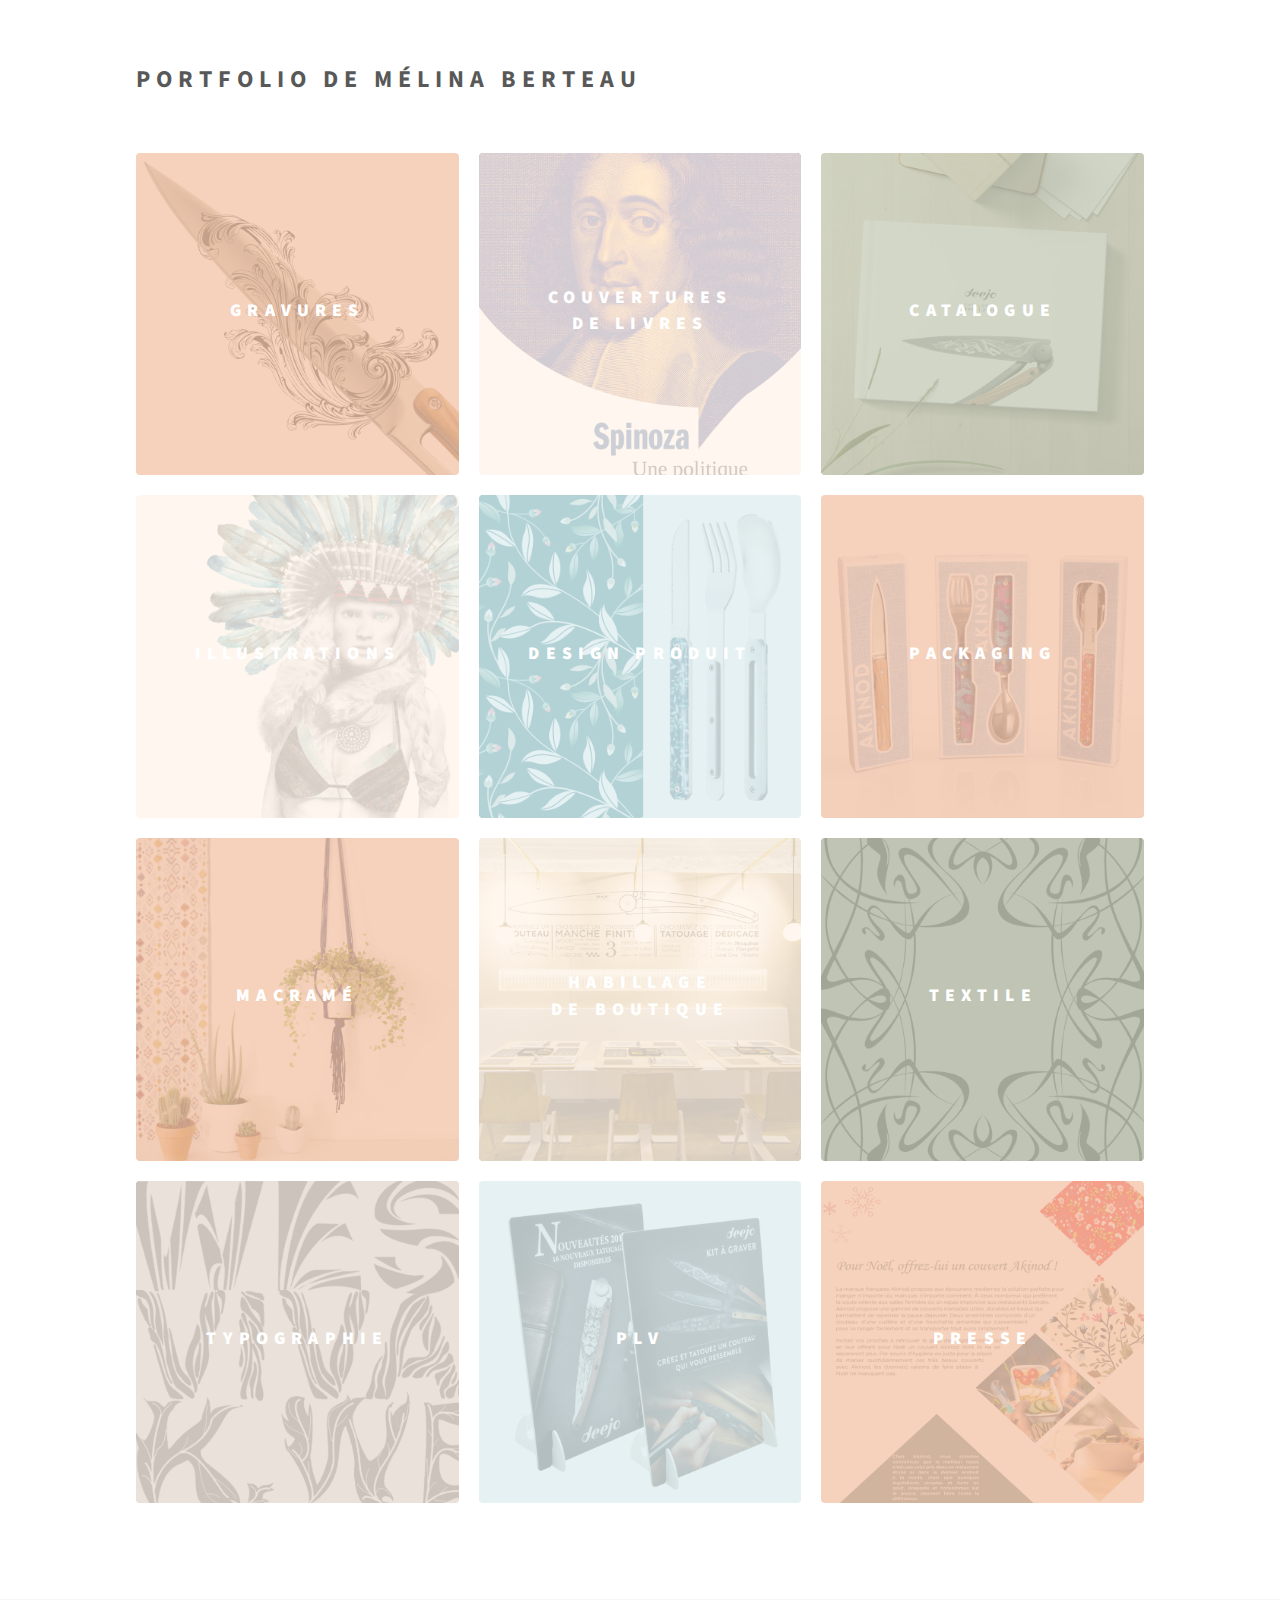
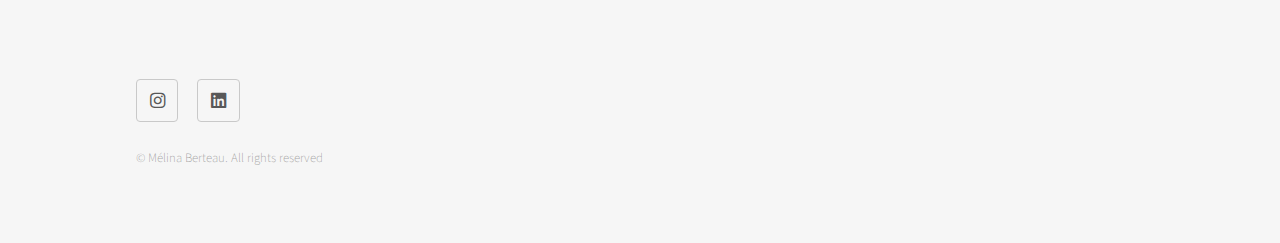
<file: index.html>
<!DOCTYPE HTML>
<html lang="fr">
<head>
    <title>Portfolio de Mélina Berteau</title>
    <meta charset="utf-8"/>
    <meta name="viewport" content="width=device-width, initial-scale=1, user-scalable=no"/>
    <link rel="stylesheet" href="assets/css/main.css"/>
    <link rel="stylesheet" href="assets/css/colors.css"/>
    <noscript>
        <link rel="stylesheet" href="assets/css/noscript.css"/>
    </noscript>
</head>
<body class="is-preload">
<!-- Wrapper -->
<div id="wrapper">

    <!-- Header -->
    <header id="header">
        <div class="inner">

            <!-- Logo -->
            <a href="index.html" class="logo">
<!--                 <span class="symbol"><img src="images/logo.svg" alt=""/></span>-->
                <h1 class="title">Portfolio de Mélina Berteau</h1>
            </a>

            <!-- Nav -->
            <!--								<nav>-->
            <!--									<ul>-->
            <!--										<li><a href="#menu">Menu</a></li>-->
            <!--									</ul>-->
            <!--								</nav>-->

        </div>
    </header>

    <!-- Menu -->
    <!--					<nav id="menu">-->
    <!--						<h2>Menu</h2>-->
    <!--						<ul>-->
    <!--							<li><a href="index.html">Home</a></li>-->
    <!--							<li><a href="lens.html">Ipsum veroeros</a></li>-->
    <!--							<li><a href="lens.html">Tempus etiam</a></li>-->
    <!--							<li><a href="lens.html">Consequat dolor</a></li>-->
    <!--						</ul>-->
    <!--					</nav>-->

    <!-- Main -->
    <div id="main">
        <div class="inner">
            <header>
                <p></p>
            </header>
            <section class="tiles" id="vignettes"></section>
        </div>
    </div>

    <!-- Footer -->
    <footer id="footer">
        <div class="inner">
<!--            <section>-->
<!--                <h2>Pour me contacter</h2>-->
<!--                <form method="get" action="#">-->
<!--                    <div class="fields">-->
<!--                        <div class="field half">-->
<!--                            <input type="text" name="name" id="name" placeholder="Nom"/>-->
<!--                        </div>-->
<!--                        <div class="field half">-->
<!--                            <input type="email" name="email" id="email" placeholder="Email"/>-->
<!--                        </div>-->
<!--                        <div class="field">-->
<!--                            <textarea name="message" id="message" placeholder="Message"></textarea>-->
<!--                        </div>-->
<!--                    </div>-->
<!--                    <ul class="actions">-->
<!--                        <li><input type="submit" value="Envoyer" class="primary"/></li>-->
<!--                    </ul>-->
<!--                </form>-->
<!--            </section>-->
            <section>
<!--                <h2>me suivre</h2>-->
                <ul class="icons">
                    <li><a href="https://www.instagram.com/melina.berteau" class="icon brands style2 fa-instagram"
                           target="_blank"><span class="label">Instagram</span></a></li>
                    <li><a href="https://www.linkedin.com/in/melinaberteau" class="icon brands style2 fa-linkedin"
                           target="_blank"><span class="label">LinkedIn</span></a></li>
                </ul>
            </section>
            <ul class="copyright">
                <li>&copy; Mélina Berteau. All rights reserved</li>
            </ul>
        </div>
    </footer>

</div>

<!-- Scripts -->
<script src="assets/js/jquery.min.js"></script>
<script src="assets/js/browser.min.js"></script>
<script src="assets/js/breakpoints.min.js"></script>
<script src="assets/js/util.js"></script>
<script src="config.js"></script>
<script src="assets/js/main.js"></script>

</body>
</html>
</file>
<file: assets/css/colors.css>
.tiles article.rose > .image:before {
    background-color: #f2849e;
}

.tiles article.cyan > .image:before {
    background-color: #7ecaf6;
}

.tiles article.vert > .image:before {
    background-color: #7bd0c1;
}

.tiles article.rouge > .image:before {
    background-color: #c75b9b;
}

.tiles article.violet > .image:before {
    background-color: #ae85ca;
}

.tiles article.outremer > .image:before {
    background-color: #8499e7;
}

.tiles article.gris > .image:before {
    background-color: #b3b3b3;
}

.tiles article.jaune > .image:before {
    background-color: #fbd75a;
}

.tiles article.orange > .image:before {
    background-color: #e76910;
}

.tiles article.turquoise > .image:before {
    background-color: #2daa9a;
}

.tiles article.beige > .image:before {
    background-color: #fff5eb;
}

.tiles article.saumon > .image:before {
    background-color: #f4c7ab;
}

.tiles article.ciel > .image:before {
    background-color: #deedf0;
}

.tiles article.kaki > .image:before {
    background-color: #cad0bb;
}
</file>
<file: assets/css/noscript.css>
/* Tiles */

body.is-preload .tiles article {
    -moz-transform: none;
    -webkit-transform: none;
    -ms-transform: none;
    transform: none;
    opacity: 1;
}
</file>
<file: assets/css/main.css>
@import url(fontawesome-all.min.css);
@import url("https://fonts.googleapis.com/css?family=Source+Sans+Pro:300,700,900");

html, body, div, span, applet, object,
iframe, h1, h2, h3, h4, h5, h6, p, blockquote,
pre, a, abbr, acronym, address, big, cite,
code, del, dfn, em, img, ins, kbd, q, s, samp,
small, strike, strong, sub, sup, tt, var, b,
u, i, center, dl, dt, dd, ol, ul, li, fieldset,
form, label, legend, table, caption, tbody,
tfoot, thead, tr, th, td, article, aside,
canvas, details, embed, figure, figcaption,
footer, header, hgroup, menu, nav, output, ruby,
section, summary, time, mark, audio, video {
    margin: 0;
    padding: 0;
    border: 0;
    font-size: 100%;
    font: inherit;
    vertical-align: baseline;
}

article, aside, details, figcaption, figure,
footer, header, hgroup, menu, nav, section {
    display: block;
}

body {
    line-height: 1;
}

ol, ul {
    list-style: none;
}

blockquote, q {
    quotes: none;
}

blockquote:before, blockquote:after, q:before, q:after {
    content: '';
    content: none;
}

table {
    border-collapse: collapse;
    border-spacing: 0;
}

body {
    -webkit-text-size-adjust: none;
}

mark {
    background-color: transparent;
    color: inherit;
}

input::-moz-focus-inner {
    border: 0;
    padding: 0;
}

input, select, textarea {
    -moz-appearance: none;
    -webkit-appearance: none;
    -ms-appearance: none;
    appearance: none;
}

/* Basic */

@-ms-viewport {
    width: device-width;
}

body {
    -ms-overflow-style: scrollbar;
}

@media screen and (max-width: 480px) {

    html, body {
        min-width: 320px;
    }

}

html {
    box-sizing: border-box;
}

*, *:before, *:after {
    box-sizing: inherit;
}

body {
    background: #ffffff;
}

body.is-preload *, body.is-preload *:before, body.is-preload *:after {
    -moz-animation: none !important;
    -webkit-animation: none !important;
    -ms-animation: none !important;
    animation: none !important;
    -moz-transition: none !important;
    -webkit-transition: none !important;
    -ms-transition: none !important;
    transition: none !important;
}

/* Type */

body, input, select, textarea {
    color: #585858;
    font-family: "Source Sans Pro", Helvetica, sans-serif;
    font-size: 16pt;
    font-weight: 300;
    line-height: 1.75;
}

@media screen and (max-width: 1680px) {

    body, input, select, textarea {
        font-size: 14pt;
    }

}

@media screen and (max-width: 1280px) {

    body, input, select, textarea {
        font-size: 12pt;
    }

}

a {
    -moz-transition: border-bottom-color 0.2s ease, color 0.2s ease;
    -webkit-transition: border-bottom-color 0.2s ease, color 0.2s ease;
    -ms-transition: border-bottom-color 0.2s ease, color 0.2s ease;
    transition: border-bottom-color 0.2s ease, color 0.2s ease;
    text-decoration: none;
    color: #585858;
    border-bottom: dotted 1px rgba(88, 88, 88, 0.5);
}

a:hover {
    border-bottom-color: transparent;
    color: #7acaf8 !important;
}

strong, b {
    font-weight: 900;
}

em, i {
    font-style: italic;
}

p {
    margin: 0 0 2em 0;
}

h1 {
    font-size: 2.75em;
    font-weight: 700;
    line-height: 1.3;
    margin: 0 0 1em 0;
    letter-spacing: -0.035em;
}

h1 a {
    color: inherit;
}

@media screen and (max-width: 736px) {

    h1 {
        font-size: 2em;
        margin: 0 0 1em 0;
    }

}

@media screen and (max-width: 360px) {

    h1 {
        font-size: 1.75em;
    }

}

h2, h3, h4, h5, h6 {
    font-weight: 900;
    line-height: 1.5;
    margin: 0 0 2em 0;
    text-transform: uppercase;
    letter-spacing: 0.35em;
}

h2 a, h3 a, h4 a, h5 a, h6 a {
    color: inherit;
}

h2 {
    font-size: 1.1em;
}

h3 {
    font-size: 1em;
}

h4 {
    font-size: 0.8em;
}

h5 {
    font-size: 0.8em;
}

h6 {
    font-size: 0.8em;
}

@media screen and (max-width: 980px) {

    h1 br, h2 br, h3 br, h4 br, h5 br, h6 br {
        display: none;
    }

}

@media screen and (max-width: 736px) {

    h2 {
        font-size: 1em;
    }

    h3 {
        font-size: 0.8em;
    }

}

sub {
    font-size: 0.8em;
    position: relative;
    top: 0.5em;
}

sup {
    font-size: 0.8em;
    position: relative;
    top: -0.5em;
}

blockquote {
    border-left: solid 4px #c9c9c9;
    font-style: italic;
    margin: 0 0 2em 0;
    padding: 0.5em 0 0.5em 2em;
}

code {
    background: rgba(144, 144, 144, 0.075);
    border-radius: 4px;
    border: solid 1px #c9c9c9;
    font-family: "Courier New", monospace;
    font-size: 0.9em;
    margin: 0 0.25em;
    padding: 0.25em 0.65em;
}

pre {
    -webkit-overflow-scrolling: touch;
    font-family: "Courier New", monospace;
    font-size: 0.9em;
    margin: 0 0 2em 0;
}

pre code {
    display: block;
    line-height: 1.75;
    padding: 1em 1.5em;
    overflow-x: auto;
}

hr {
    border: 0;
    border-bottom: solid 1px #c9c9c9;
    margin: 2em 0;
}

hr.major {
    margin: 3em 0;
}

.align-left {
    text-align: left;
}

.align-center {
    text-align: center;
}

.align-right {
    text-align: right;
}

/* Row */

.row {
    display: flex;
    flex-wrap: wrap;
    box-sizing: border-box;
    align-items: stretch;
}

.row > * {
    box-sizing: border-box;
}

.row.gtr-uniform > * > :last-child {
    margin-bottom: 0;
}

.row.aln-left {
    justify-content: flex-start;
}

.row.aln-center {
    justify-content: center;
}

.row.aln-right {
    justify-content: flex-end;
}

.row.aln-top {
    align-items: flex-start;
}

.row.aln-middle {
    align-items: center;
}

.row.aln-bottom {
    align-items: flex-end;
}

.row > .imp {
    order: -1;
}

.row > .col-1 {
    width: 8.33333%;
}

.row > .off-1 {
    margin-left: 8.33333%;
}

.row > .col-2 {
    width: 16.66667%;
}

.row > .off-2 {
    margin-left: 16.66667%;
}

.row > .col-3 {
    width: 25%;
}

.row > .off-3 {
    margin-left: 25%;
}

.row > .col-4 {
    width: 33.33333%;
}

.row > .off-4 {
    margin-left: 33.33333%;
}

.row > .col-5 {
    width: 41.66667%;
}

.row > .off-5 {
    margin-left: 41.66667%;
}

.row > .col-6 {
    width: 50%;
}

.row > .off-6 {
    margin-left: 50%;
}

.row > .col-7 {
    width: 58.33333%;
}

.row > .off-7 {
    margin-left: 58.33333%;
}

.row > .col-8 {
    width: 66.66667%;
}

.row > .off-8 {
    margin-left: 66.66667%;
}

.row > .col-9 {
    width: 75%;
}

.row > .off-9 {
    margin-left: 75%;
}

.row > .col-10 {
    width: 83.33333%;
}

.row > .off-10 {
    margin-left: 83.33333%;
}

.row > .col-11 {
    width: 91.66667%;
}

.row > .off-11 {
    margin-left: 91.66667%;
}

.row > .col-12 {
    width: 100%;
}

.row > .off-12 {
    margin-left: 100%;
}

.row.gtr-0 {
    margin-top: 0;
    margin-left: 0em;
}

.row.gtr-0 > * {
    padding: 0 0 0 0em;
}

.row.gtr-0.gtr-uniform {
    margin-top: 0em;
}

.row.gtr-0.gtr-uniform > * {
    padding-top: 0em;
}

.row.gtr-25 {
    margin-top: 0;
    margin-left: -0.5em;
}

.row.gtr-25 > * {
    padding: 0 0 0 0.5em;
}

.row.gtr-25.gtr-uniform {
    margin-top: -0.5em;
}

.row.gtr-25.gtr-uniform > * {
    padding-top: 0.5em;
}

.row.gtr-50 {
    margin-top: 0;
    margin-left: -1em;
}

.row.gtr-50 > * {
    padding: 0 0 0 1em;
}

.row.gtr-50.gtr-uniform {
    margin-top: -1em;
}

.row.gtr-50.gtr-uniform > * {
    padding-top: 1em;
}

.row {
    margin-top: 0;
    margin-left: -2em;
}

.row > * {
    padding: 0 0 0 2em;
}

.row.gtr-uniform {
    margin-top: -2em;
}

.row.gtr-uniform > * {
    padding-top: 2em;
}

.row.gtr-150 {
    margin-top: 0;
    margin-left: -3em;
}

.row.gtr-150 > * {
    padding: 0 0 0 3em;
}

.row.gtr-150.gtr-uniform {
    margin-top: -3em;
}

.row.gtr-150.gtr-uniform > * {
    padding-top: 3em;
}

.row.gtr-200 {
    margin-top: 0;
    margin-left: -4em;
}

.row.gtr-200 > * {
    padding: 0 0 0 4em;
}

.row.gtr-200.gtr-uniform {
    margin-top: -4em;
}

.row.gtr-200.gtr-uniform > * {
    padding-top: 4em;
}

@media screen and (max-width: 1680px) {

    .row {
        display: flex;
        flex-wrap: wrap;
        box-sizing: border-box;
        align-items: stretch;
    }

    .row > * {
        box-sizing: border-box;
    }

    .row.gtr-uniform > * > :last-child {
        margin-bottom: 0;
    }

    .row.aln-left {
        justify-content: flex-start;
    }

    .row.aln-center {
        justify-content: center;
    }

    .row.aln-right {
        justify-content: flex-end;
    }

    .row.aln-top {
        align-items: flex-start;
    }

    .row.aln-middle {
        align-items: center;
    }

    .row.aln-bottom {
        align-items: flex-end;
    }

    .row > .imp-xlarge {
        order: -1;
    }

    .row > .col-1-xlarge {
        width: 8.33333%;
    }

    .row > .off-1-xlarge {
        margin-left: 8.33333%;
    }

    .row > .col-2-xlarge {
        width: 16.66667%;
    }

    .row > .off-2-xlarge {
        margin-left: 16.66667%;
    }

    .row > .col-3-xlarge {
        width: 25%;
    }

    .row > .off-3-xlarge {
        margin-left: 25%;
    }

    .row > .col-4-xlarge {
        width: 33.33333%;
    }

    .row > .off-4-xlarge {
        margin-left: 33.33333%;
    }

    .row > .col-5-xlarge {
        width: 41.66667%;
    }

    .row > .off-5-xlarge {
        margin-left: 41.66667%;
    }

    .row > .col-6-xlarge {
        width: 50%;
    }

    .row > .off-6-xlarge {
        margin-left: 50%;
    }

    .row > .col-7-xlarge {
        width: 58.33333%;
    }

    .row > .off-7-xlarge {
        margin-left: 58.33333%;
    }

    .row > .col-8-xlarge {
        width: 66.66667%;
    }

    .row > .off-8-xlarge {
        margin-left: 66.66667%;
    }

    .row > .col-9-xlarge {
        width: 75%;
    }

    .row > .off-9-xlarge {
        margin-left: 75%;
    }

    .row > .col-10-xlarge {
        width: 83.33333%;
    }

    .row > .off-10-xlarge {
        margin-left: 83.33333%;
    }

    .row > .col-11-xlarge {
        width: 91.66667%;
    }

    .row > .off-11-xlarge {
        margin-left: 91.66667%;
    }

    .row > .col-12-xlarge {
        width: 100%;
    }

    .row > .off-12-xlarge {
        margin-left: 100%;
    }

    .row.gtr-0 {
        margin-top: 0;
        margin-left: 0em;
    }

    .row.gtr-0 > * {
        padding: 0 0 0 0em;
    }

    .row.gtr-0.gtr-uniform {
        margin-top: 0em;
    }

    .row.gtr-0.gtr-uniform > * {
        padding-top: 0em;
    }

    .row.gtr-25 {
        margin-top: 0;
        margin-left: -0.5em;
    }

    .row.gtr-25 > * {
        padding: 0 0 0 0.5em;
    }

    .row.gtr-25.gtr-uniform {
        margin-top: -0.5em;
    }

    .row.gtr-25.gtr-uniform > * {
        padding-top: 0.5em;
    }

    .row.gtr-50 {
        margin-top: 0;
        margin-left: -1em;
    }

    .row.gtr-50 > * {
        padding: 0 0 0 1em;
    }

    .row.gtr-50.gtr-uniform {
        margin-top: -1em;
    }

    .row.gtr-50.gtr-uniform > * {
        padding-top: 1em;
    }

    .row {
        margin-top: 0;
        margin-left: -2em;
    }

    .row > * {
        padding: 0 0 0 2em;
    }

    .row.gtr-uniform {
        margin-top: -2em;
    }

    .row.gtr-uniform > * {
        padding-top: 2em;
    }

    .row.gtr-150 {
        margin-top: 0;
        margin-left: -3em;
    }

    .row.gtr-150 > * {
        padding: 0 0 0 3em;
    }

    .row.gtr-150.gtr-uniform {
        margin-top: -3em;
    }

    .row.gtr-150.gtr-uniform > * {
        padding-top: 3em;
    }

    .row.gtr-200 {
        margin-top: 0;
        margin-left: -4em;
    }

    .row.gtr-200 > * {
        padding: 0 0 0 4em;
    }

    .row.gtr-200.gtr-uniform {
        margin-top: -4em;
    }

    .row.gtr-200.gtr-uniform > * {
        padding-top: 4em;
    }

}

@media screen and (max-width: 1280px) {

    .row {
        display: flex;
        flex-wrap: wrap;
        box-sizing: border-box;
        align-items: stretch;
    }

    .row > * {
        box-sizing: border-box;
    }

    .row.gtr-uniform > * > :last-child {
        margin-bottom: 0;
    }

    .row.aln-left {
        justify-content: flex-start;
    }

    .row.aln-center {
        justify-content: center;
    }

    .row.aln-right {
        justify-content: flex-end;
    }

    .row.aln-top {
        align-items: flex-start;
    }

    .row.aln-middle {
        align-items: center;
    }

    .row.aln-bottom {
        align-items: flex-end;
    }

    .row > .imp-large {
        order: -1;
    }

    .row > .col-1-large {
        width: 8.33333%;
    }

    .row > .off-1-large {
        margin-left: 8.33333%;
    }

    .row > .col-2-large {
        width: 16.66667%;
    }

    .row > .off-2-large {
        margin-left: 16.66667%;
    }

    .row > .col-3-large {
        width: 25%;
    }

    .row > .off-3-large {
        margin-left: 25%;
    }

    .row > .col-4-large {
        width: 33.33333%;
    }

    .row > .off-4-large {
        margin-left: 33.33333%;
    }

    .row > .col-5-large {
        width: 41.66667%;
    }

    .row > .off-5-large {
        margin-left: 41.66667%;
    }

    .row > .col-6-large {
        width: 50%;
    }

    .row > .off-6-large {
        margin-left: 50%;
    }

    .row > .col-7-large {
        width: 58.33333%;
    }

    .row > .off-7-large {
        margin-left: 58.33333%;
    }

    .row > .col-8-large {
        width: 66.66667%;
    }

    .row > .off-8-large {
        margin-left: 66.66667%;
    }

    .row > .col-9-large {
        width: 75%;
    }

    .row > .off-9-large {
        margin-left: 75%;
    }

    .row > .col-10-large {
        width: 83.33333%;
    }

    .row > .off-10-large {
        margin-left: 83.33333%;
    }

    .row > .col-11-large {
        width: 91.66667%;
    }

    .row > .off-11-large {
        margin-left: 91.66667%;
    }

    .row > .col-12-large {
        width: 100%;
    }

    .row > .off-12-large {
        margin-left: 100%;
    }

    .row.gtr-0 {
        margin-top: 0;
        margin-left: 0em;
    }

    .row.gtr-0 > * {
        padding: 0 0 0 0em;
    }

    .row.gtr-0.gtr-uniform {
        margin-top: 0em;
    }

    .row.gtr-0.gtr-uniform > * {
        padding-top: 0em;
    }

    .row.gtr-25 {
        margin-top: 0;
        margin-left: -0.5em;
    }

    .row.gtr-25 > * {
        padding: 0 0 0 0.5em;
    }

    .row.gtr-25.gtr-uniform {
        margin-top: -0.5em;
    }

    .row.gtr-25.gtr-uniform > * {
        padding-top: 0.5em;
    }

    .row.gtr-50 {
        margin-top: 0;
        margin-left: -1em;
    }

    .row.gtr-50 > * {
        padding: 0 0 0 1em;
    }

    .row.gtr-50.gtr-uniform {
        margin-top: -1em;
    }

    .row.gtr-50.gtr-uniform > * {
        padding-top: 1em;
    }

    .row {
        margin-top: 0;
        margin-left: -2em;
    }

    .row > * {
        padding: 0 0 0 2em;
    }

    .row.gtr-uniform {
        margin-top: -2em;
    }

    .row.gtr-uniform > * {
        padding-top: 2em;
    }

    .row.gtr-150 {
        margin-top: 0;
        margin-left: -3em;
    }

    .row.gtr-150 > * {
        padding: 0 0 0 3em;
    }

    .row.gtr-150.gtr-uniform {
        margin-top: -3em;
    }

    .row.gtr-150.gtr-uniform > * {
        padding-top: 3em;
    }

    .row.gtr-200 {
        margin-top: 0;
        margin-left: -4em;
    }

    .row.gtr-200 > * {
        padding: 0 0 0 4em;
    }

    .row.gtr-200.gtr-uniform {
        margin-top: -4em;
    }

    .row.gtr-200.gtr-uniform > * {
        padding-top: 4em;
    }

}

@media screen and (max-width: 980px) {

    .row {
        display: flex;
        flex-wrap: wrap;
        box-sizing: border-box;
        align-items: stretch;
    }

    .row > * {
        box-sizing: border-box;
    }

    .row.gtr-uniform > * > :last-child {
        margin-bottom: 0;
    }

    .row.aln-left {
        justify-content: flex-start;
    }

    .row.aln-center {
        justify-content: center;
    }

    .row.aln-right {
        justify-content: flex-end;
    }

    .row.aln-top {
        align-items: flex-start;
    }

    .row.aln-middle {
        align-items: center;
    }

    .row.aln-bottom {
        align-items: flex-end;
    }

    .row > .imp-medium {
        order: -1;
    }

    .row > .col-1-medium {
        width: 8.33333%;
    }

    .row > .off-1-medium {
        margin-left: 8.33333%;
    }

    .row > .col-2-medium {
        width: 16.66667%;
    }

    .row > .off-2-medium {
        margin-left: 16.66667%;
    }

    .row > .col-3-medium {
        width: 25%;
    }

    .row > .off-3-medium {
        margin-left: 25%;
    }

    .row > .col-4-medium {
        width: 33.33333%;
    }

    .row > .off-4-medium {
        margin-left: 33.33333%;
    }

    .row > .col-5-medium {
        width: 41.66667%;
    }

    .row > .off-5-medium {
        margin-left: 41.66667%;
    }

    .row > .col-6-medium {
        width: 50%;
    }

    .row > .off-6-medium {
        margin-left: 50%;
    }

    .row > .col-7-medium {
        width: 58.33333%;
    }

    .row > .off-7-medium {
        margin-left: 58.33333%;
    }

    .row > .col-8-medium {
        width: 66.66667%;
    }

    .row > .off-8-medium {
        margin-left: 66.66667%;
    }

    .row > .col-9-medium {
        width: 75%;
    }

    .row > .off-9-medium {
        margin-left: 75%;
    }

    .row > .col-10-medium {
        width: 83.33333%;
    }

    .row > .off-10-medium {
        margin-left: 83.33333%;
    }

    .row > .col-11-medium {
        width: 91.66667%;
    }

    .row > .off-11-medium {
        margin-left: 91.66667%;
    }

    .row > .col-12-medium {
        width: 100%;
    }

    .row > .off-12-medium {
        margin-left: 100%;
    }

    .row.gtr-0 {
        margin-top: 0;
        margin-left: 0em;
    }

    .row.gtr-0 > * {
        padding: 0 0 0 0em;
    }

    .row.gtr-0.gtr-uniform {
        margin-top: 0em;
    }

    .row.gtr-0.gtr-uniform > * {
        padding-top: 0em;
    }

    .row.gtr-25 {
        margin-top: 0;
        margin-left: -0.375em;
    }

    .row.gtr-25 > * {
        padding: 0 0 0 0.375em;
    }

    .row.gtr-25.gtr-uniform {
        margin-top: -0.375em;
    }

    .row.gtr-25.gtr-uniform > * {
        padding-top: 0.375em;
    }

    .row.gtr-50 {
        margin-top: 0;
        margin-left: -0.75em;
    }

    .row.gtr-50 > * {
        padding: 0 0 0 0.75em;
    }

    .row.gtr-50.gtr-uniform {
        margin-top: -0.75em;
    }

    .row.gtr-50.gtr-uniform > * {
        padding-top: 0.75em;
    }

    .row {
        margin-top: 0;
        margin-left: -1.5em;
    }

    .row > * {
        padding: 0 0 0 1.5em;
    }

    .row.gtr-uniform {
        margin-top: -1.5em;
    }

    .row.gtr-uniform > * {
        padding-top: 1.5em;
    }

    .row.gtr-150 {
        margin-top: 0;
        margin-left: -2.25em;
    }

    .row.gtr-150 > * {
        padding: 0 0 0 2.25em;
    }

    .row.gtr-150.gtr-uniform {
        margin-top: -2.25em;
    }

    .row.gtr-150.gtr-uniform > * {
        padding-top: 2.25em;
    }

    .row.gtr-200 {
        margin-top: 0;
        margin-left: -3em;
    }

    .row.gtr-200 > * {
        padding: 0 0 0 3em;
    }

    .row.gtr-200.gtr-uniform {
        margin-top: -3em;
    }

    .row.gtr-200.gtr-uniform > * {
        padding-top: 3em;
    }

}

@media screen and (max-width: 736px) {

    .row {
        display: flex;
        flex-wrap: wrap;
        box-sizing: border-box;
        align-items: stretch;
    }

    .row > * {
        box-sizing: border-box;
    }

    .row.gtr-uniform > * > :last-child {
        margin-bottom: 0;
    }

    .row.aln-left {
        justify-content: flex-start;
    }

    .row.aln-center {
        justify-content: center;
    }

    .row.aln-right {
        justify-content: flex-end;
    }

    .row.aln-top {
        align-items: flex-start;
    }

    .row.aln-middle {
        align-items: center;
    }

    .row.aln-bottom {
        align-items: flex-end;
    }

    .row > .imp-small {
        order: -1;
    }

    .row > .col-1-small {
        width: 8.33333%;
    }

    .row > .off-1-small {
        margin-left: 8.33333%;
    }

    .row > .col-2-small {
        width: 16.66667%;
    }

    .row > .off-2-small {
        margin-left: 16.66667%;
    }

    .row > .col-3-small {
        width: 25%;
    }

    .row > .off-3-small {
        margin-left: 25%;
    }

    .row > .col-4-small {
        width: 33.33333%;
    }

    .row > .off-4-small {
        margin-left: 33.33333%;
    }

    .row > .col-5-small {
        width: 41.66667%;
    }

    .row > .off-5-small {
        margin-left: 41.66667%;
    }

    .row > .col-6-small {
        width: 50%;
    }

    .row > .off-6-small {
        margin-left: 50%;
    }

    .row > .col-7-small {
        width: 58.33333%;
    }

    .row > .off-7-small {
        margin-left: 58.33333%;
    }

    .row > .col-8-small {
        width: 66.66667%;
    }

    .row > .off-8-small {
        margin-left: 66.66667%;
    }

    .row > .col-9-small {
        width: 75%;
    }

    .row > .off-9-small {
        margin-left: 75%;
    }

    .row > .col-10-small {
        width: 83.33333%;
    }

    .row > .off-10-small {
        margin-left: 83.33333%;
    }

    .row > .col-11-small {
        width: 91.66667%;
    }

    .row > .off-11-small {
        margin-left: 91.66667%;
    }

    .row > .col-12-small {
        width: 100%;
    }

    .row > .off-12-small {
        margin-left: 100%;
    }

    .row.gtr-0 {
        margin-top: 0;
        margin-left: 0em;
    }

    .row.gtr-0 > * {
        padding: 0 0 0 0em;
    }

    .row.gtr-0.gtr-uniform {
        margin-top: 0em;
    }

    .row.gtr-0.gtr-uniform > * {
        padding-top: 0em;
    }

    .row.gtr-25 {
        margin-top: 0;
        margin-left: -0.25em;
    }

    .row.gtr-25 > * {
        padding: 0 0 0 0.25em;
    }

    .row.gtr-25.gtr-uniform {
        margin-top: -0.25em;
    }

    .row.gtr-25.gtr-uniform > * {
        padding-top: 0.25em;
    }

    .row.gtr-50 {
        margin-top: 0;
        margin-left: -0.5em;
    }

    .row.gtr-50 > * {
        padding: 0 0 0 0.5em;
    }

    .row.gtr-50.gtr-uniform {
        margin-top: -0.5em;
    }

    .row.gtr-50.gtr-uniform > * {
        padding-top: 0.5em;
    }

    .row {
        margin-top: 0;
        margin-left: -1em;
    }

    .row > * {
        padding: 0 0 0 1em;
    }

    .row.gtr-uniform {
        margin-top: -1em;
    }

    .row.gtr-uniform > * {
        padding-top: 1em;
    }

    .row.gtr-150 {
        margin-top: 0;
        margin-left: -1.5em;
    }

    .row.gtr-150 > * {
        padding: 0 0 0 1.5em;
    }

    .row.gtr-150.gtr-uniform {
        margin-top: -1.5em;
    }

    .row.gtr-150.gtr-uniform > * {
        padding-top: 1.5em;
    }

    .row.gtr-200 {
        margin-top: 0;
        margin-left: -2em;
    }

    .row.gtr-200 > * {
        padding: 0 0 0 2em;
    }

    .row.gtr-200.gtr-uniform {
        margin-top: -2em;
    }

    .row.gtr-200.gtr-uniform > * {
        padding-top: 2em;
    }

}

@media screen and (max-width: 480px) {

    .row {
        display: flex;
        flex-wrap: wrap;
        box-sizing: border-box;
        align-items: stretch;
    }

    .row > * {
        box-sizing: border-box;
    }

    .row.gtr-uniform > * > :last-child {
        margin-bottom: 0;
    }

    .row.aln-left {
        justify-content: flex-start;
    }

    .row.aln-center {
        justify-content: center;
    }

    .row.aln-right {
        justify-content: flex-end;
    }

    .row.aln-top {
        align-items: flex-start;
    }

    .row.aln-middle {
        align-items: center;
    }

    .row.aln-bottom {
        align-items: flex-end;
    }

    .row > .imp-xsmall {
        order: -1;
    }

    .row > .col-1-xsmall {
        width: 8.33333%;
    }

    .row > .off-1-xsmall {
        margin-left: 8.33333%;
    }

    .row > .col-2-xsmall {
        width: 16.66667%;
    }

    .row > .off-2-xsmall {
        margin-left: 16.66667%;
    }

    .row > .col-3-xsmall {
        width: 25%;
    }

    .row > .off-3-xsmall {
        margin-left: 25%;
    }

    .row > .col-4-xsmall {
        width: 33.33333%;
    }

    .row > .off-4-xsmall {
        margin-left: 33.33333%;
    }

    .row > .col-5-xsmall {
        width: 41.66667%;
    }

    .row > .off-5-xsmall {
        margin-left: 41.66667%;
    }

    .row > .col-6-xsmall {
        width: 50%;
    }

    .row > .off-6-xsmall {
        margin-left: 50%;
    }

    .row > .col-7-xsmall {
        width: 58.33333%;
    }

    .row > .off-7-xsmall {
        margin-left: 58.33333%;
    }

    .row > .col-8-xsmall {
        width: 66.66667%;
    }

    .row > .off-8-xsmall {
        margin-left: 66.66667%;
    }

    .row > .col-9-xsmall {
        width: 75%;
    }

    .row > .off-9-xsmall {
        margin-left: 75%;
    }

    .row > .col-10-xsmall {
        width: 83.33333%;
    }

    .row > .off-10-xsmall {
        margin-left: 83.33333%;
    }

    .row > .col-11-xsmall {
        width: 91.66667%;
    }

    .row > .off-11-xsmall {
        margin-left: 91.66667%;
    }

    .row > .col-12-xsmall {
        width: 100%;
    }

    .row > .off-12-xsmall {
        margin-left: 100%;
    }

    .row.gtr-0 {
        margin-top: 0;
        margin-left: 0em;
    }

    .row.gtr-0 > * {
        padding: 0 0 0 0em;
    }

    .row.gtr-0.gtr-uniform {
        margin-top: 0em;
    }

    .row.gtr-0.gtr-uniform > * {
        padding-top: 0em;
    }

    .row.gtr-25 {
        margin-top: 0;
        margin-left: -0.25em;
    }

    .row.gtr-25 > * {
        padding: 0 0 0 0.25em;
    }

    .row.gtr-25.gtr-uniform {
        margin-top: -0.25em;
    }

    .row.gtr-25.gtr-uniform > * {
        padding-top: 0.25em;
    }

    .row.gtr-50 {
        margin-top: 0;
        margin-left: -0.5em;
    }

    .row.gtr-50 > * {
        padding: 0 0 0 0.5em;
    }

    .row.gtr-50.gtr-uniform {
        margin-top: -0.5em;
    }

    .row.gtr-50.gtr-uniform > * {
        padding-top: 0.5em;
    }

    .row {
        margin-top: 0;
        margin-left: -1em;
    }

    .row > * {
        padding: 0 0 0 1em;
    }

    .row.gtr-uniform {
        margin-top: -1em;
    }

    .row.gtr-uniform > * {
        padding-top: 1em;
    }

    .row.gtr-150 {
        margin-top: 0;
        margin-left: -1.5em;
    }

    .row.gtr-150 > * {
        padding: 0 0 0 1.5em;
    }

    .row.gtr-150.gtr-uniform {
        margin-top: -1.5em;
    }

    .row.gtr-150.gtr-uniform > * {
        padding-top: 1.5em;
    }

    .row.gtr-200 {
        margin-top: 0;
        margin-left: -2em;
    }

    .row.gtr-200 > * {
        padding: 0 0 0 2em;
    }

    .row.gtr-200.gtr-uniform {
        margin-top: -2em;
    }

    .row.gtr-200.gtr-uniform > * {
        padding-top: 2em;
    }

}

/* Section/Article */

section.special, article.special {
    text-align: center;
}

header p {
    margin-top: -1em;
}

@media screen and (max-width: 736px) {

    header p {
        margin-top: 0;
    }

}

/* Icon */

.icon {
    text-decoration: none;
    border-bottom: none;
    position: relative;
}

.icon:before {
    -moz-osx-font-smoothing: grayscale;
    -webkit-font-smoothing: antialiased;
    display: inline-block;
    font-style: normal;
    font-variant: normal;
    text-rendering: auto;
    line-height: 1;
    text-transform: none !important;
    font-family: 'Font Awesome 5 Free';
    font-weight: 400;
}

.icon > .label {
    display: none;
}

.icon:before {
    line-height: inherit;
}

.icon.solid:before {
    font-weight: 900;
}

.icon.brands:before {
    font-family: 'Font Awesome 5 Brands';
}

.icon.style2 {
    -moz-transition: background-color 0.2s ease-in-out, color 0.2s ease-in-out, border-color 0.2s ease-in-out;
    -webkit-transition: background-color 0.2s ease-in-out, color 0.2s ease-in-out, border-color 0.2s ease-in-out;
    -ms-transition: background-color 0.2s ease-in-out, color 0.2s ease-in-out, border-color 0.2s ease-in-out;
    transition: background-color 0.2s ease-in-out, color 0.2s ease-in-out, border-color 0.2s ease-in-out;
    background-color: transparent;
    border: solid 1px #c9c9c9;
    border-radius: 4px;
    width: 2.65em;
    height: 2.65em;
    display: inline-block;
    text-align: center;
    line-height: 2.65em;
    color: inherit;
}

.icon.style2:before {
    font-size: 1.1em;
}

.icon.style2:hover {
    color: #7acaf8;
    border-color: #7acaf8;
}

.icon.style2:active {
    background-color: rgba(242, 132, 158, 0.1);
}

/* List */

ol {
    list-style: decimal;
    margin: 0 0 2em 0;
    padding-left: 1.25em;
}

ol li {
    padding-left: 0.25em;
}

ul {
    list-style: disc;
    margin: 0 0 2em 0;
    padding-left: 1em;
}

ul li {
    padding-left: 0.5em;
}

ul.alt {
    list-style: none;
    padding-left: 0;
}

ul.alt li {
    border-top: solid 1px #c9c9c9;
    padding: 0.5em 0;
}

ul.alt li:first-child {
    border-top: 0;
    padding-top: 0;
}

dl {
    margin: 0 0 2em 0;
}

dl dt {
    display: block;
    font-weight: 900;
    margin: 0 0 1em 0;
}

dl dd {
    margin-left: 2em;
}

/* Actions */

ul.actions {
    display: -moz-flex;
    display: -webkit-flex;
    display: -ms-flex;
    display: flex;
    cursor: default;
    list-style: none;
    margin-left: -1em;
    padding-left: 0;
}

ul.actions li {
    padding: 0 0 0 1em;
    vertical-align: middle;
}

ul.actions.special {
    -moz-justify-content: center;
    -webkit-justify-content: center;
    -ms-justify-content: center;
    justify-content: center;
    width: 100%;
    margin-left: 0;
}

ul.actions.special li:first-child {
    padding-left: 0;
}

ul.actions.stacked {
    -moz-flex-direction: column;
    -webkit-flex-direction: column;
    -ms-flex-direction: column;
    flex-direction: column;
    margin-left: 0;
}

ul.actions.stacked li {
    padding: 1.3em 0 0 0;
}

ul.actions.stacked li:first-child {
    padding-top: 0;
}

ul.actions.fit {
    width: calc(100% + 1em);
}

ul.actions.fit li {
    -moz-flex-grow: 1;
    -webkit-flex-grow: 1;
    -ms-flex-grow: 1;
    flex-grow: 1;
    -moz-flex-shrink: 1;
    -webkit-flex-shrink: 1;
    -ms-flex-shrink: 1;
    flex-shrink: 1;
    width: 100%;
}

ul.actions.fit li > * {
    width: 100%;
}

ul.actions.fit.stacked {
    width: 100%;
}

@media screen and (max-width: 480px) {

    ul.actions:not(.fixed) {
        -moz-flex-direction: column;
        -webkit-flex-direction: column;
        -ms-flex-direction: column;
        flex-direction: column;
        margin-left: 0;
        width: 100% !important;
    }

    ul.actions:not(.fixed) li {
        -moz-flex-grow: 1;
        -webkit-flex-grow: 1;
        -ms-flex-grow: 1;
        flex-grow: 1;
        -moz-flex-shrink: 1;
        -webkit-flex-shrink: 1;
        -ms-flex-shrink: 1;
        flex-shrink: 1;
        padding: 1em 0 0 0;
        text-align: center;
        width: 100%;
    }

    ul.actions:not(.fixed) li > * {
        width: 100%;
    }

    ul.actions:not(.fixed) li:first-child {
        padding-top: 0;
    }

    ul.actions:not(.fixed) li input[type="submit"],
    ul.actions:not(.fixed) li input[type="reset"],
    ul.actions:not(.fixed) li input[type="button"],
    ul.actions:not(.fixed) li button,
    ul.actions:not(.fixed) li .button {
        width: 100%;
    }

    ul.actions:not(.fixed) li input[type="submit"].icon:before,
    ul.actions:not(.fixed) li input[type="reset"].icon:before,
    ul.actions:not(.fixed) li input[type="button"].icon:before,
    ul.actions:not(.fixed) li button.icon:before,
    ul.actions:not(.fixed) li .button.icon:before {
        margin-left: -0.5rem;
    }

}

/* Icons */

ul.icons {
    cursor: default;
    list-style: none;
    padding-left: 0;
    margin: -1em 0 2em -1em;
}

ul.icons li {
    display: inline-block;
    padding: 1em 0 0 1em;
}

/* Form */

form {
    margin: 0 0 2em 0;
    overflow-x: hidden;
}

form > :last-child {
    margin-bottom: 0;
}

form > .fields {
    display: -moz-flex;
    display: -webkit-flex;
    display: -ms-flex;
    display: flex;
    -moz-flex-wrap: wrap;
    -webkit-flex-wrap: wrap;
    -ms-flex-wrap: wrap;
    flex-wrap: wrap;
    width: calc(100% + 3em);
    margin: -1.5em 0 2em -1.5em;
}

form > .fields > .field {
    -moz-flex-grow: 0;
    -webkit-flex-grow: 0;
    -ms-flex-grow: 0;
    flex-grow: 0;
    -moz-flex-shrink: 0;
    -webkit-flex-shrink: 0;
    -ms-flex-shrink: 0;
    flex-shrink: 0;
    padding: 1.5em 0 0 1.5em;
    width: calc(100% - 1.5em);
}

form > .fields > .field.half {
    width: calc(50% - 0.75em);
}

form > .fields > .field.third {
    width: calc(100% / 3 - 0.5em);
}

form > .fields > .field.quarter {
    width: calc(25% - 0.375em);
}

@media screen and (max-width: 480px) {

    form > .fields {
        width: calc(100% + 3em);
        margin: -1.5em 0 2em -1.5em;
    }

    form > .fields > .field {
        padding: 1.5em 0 0 1.5em;
        width: calc(100% - 1.5em);
    }

    form > .fields > .field.half {
        width: calc(100% - 1.5em);
    }

    form > .fields > .field.third {
        width: calc(100% - 1.5em);
    }

    form > .fields > .field.quarter {
        width: calc(100% - 1.5em);
    }

}

label {
    display: block;
    font-size: 0.9em;
    font-weight: 900;
    margin: 0 0 1em 0;
}

input[type="text"],
input[type="password"],
input[type="email"],
input[type="tel"],
select,
textarea {
    -moz-appearance: none;
    -webkit-appearance: none;
    -ms-appearance: none;
    appearance: none;
    background-color: transparent;
    border: none;
    border-radius: 0;
    border-bottom: solid 1px #c9c9c9;
    color: inherit;
    display: block;
    outline: 0;
    padding: 0;
    text-decoration: none;
    width: 100%;
}

input[type="text"]:invalid,
input[type="password"]:invalid,
input[type="email"]:invalid,
input[type="tel"]:invalid,
select:invalid,
textarea:invalid {
    box-shadow: none;
}

input[type="text"]:focus,
input[type="password"]:focus,
input[type="email"]:focus,
input[type="tel"]:focus,
select:focus,
textarea:focus {
    border-bottom-color: #7acaf8;
    box-shadow: inset 0 -1px 0 0 #7acaf8;
}

select {
    background-image: url("data:image/svg+xml;charset=utf8,%3Csvg xmlns='http://www.w3.org/2000/svg' width='40' height='40' preserveAspectRatio='none' viewBox='0 0 40 40'%3E%3Cpath d='M9.4,12.3l10.4,10.4l10.4-10.4c0.2-0.2,0.5-0.4,0.9-0.4c0.3,0,0.6,0.1,0.9,0.4l3.3,3.3c0.2,0.2,0.4,0.5,0.4,0.9 c0,0.4-0.1,0.6-0.4,0.9L20.7,31.9c-0.2,0.2-0.5,0.4-0.9,0.4c-0.3,0-0.6-0.1-0.9-0.4L4.3,17.3c-0.2-0.2-0.4-0.5-0.4-0.9 c0-0.4,0.1-0.6,0.4-0.9l3.3-3.3c0.2-0.2,0.5-0.4,0.9-0.4S9.1,12.1,9.4,12.3z' fill='%23c9c9c9' /%3E%3C/svg%3E");
    background-size: 1.25rem;
    background-repeat: no-repeat;
    background-position: calc(100% - 1rem) center;
    height: 3em;
    padding-right: 3em;
    text-overflow: ellipsis;
}

select option {
    background: #ffffff;
}

select:focus::-ms-value {
    background-color: transparent;
}

select::-ms-expand {
    display: none;
}

input[type="text"],
input[type="password"],
input[type="email"],
select {
    height: 3em;
}

textarea {
    padding: 0;
    min-height: 3.75em;
}

input[type="checkbox"],
input[type="radio"] {
    -moz-appearance: none;
    -webkit-appearance: none;
    -ms-appearance: none;
    appearance: none;
    display: block;
    float: left;
    margin-right: -2em;
    opacity: 0;
    width: 1em;
    z-index: -1;
}

input[type="checkbox"] + label,
input[type="radio"] + label {
    text-decoration: none;
    color: #585858;
    cursor: pointer;
    display: inline-block;
    font-size: 1em;
    font-weight: 300;
    padding-left: 2.55em;
    padding-right: 0.75em;
    position: relative;
}

input[type="checkbox"] + label:before,
input[type="radio"] + label:before {
    -moz-osx-font-smoothing: grayscale;
    -webkit-font-smoothing: antialiased;
    display: inline-block;
    font-style: normal;
    font-variant: normal;
    text-rendering: auto;
    line-height: 1;
    text-transform: none !important;
    font-family: 'Font Awesome 5 Free';
    font-weight: 900;
}

input[type="checkbox"] + label:before,
input[type="radio"] + label:before {
    border-radius: 4px;
    border: solid 1px #c9c9c9;
    content: '';
    display: inline-block;
    font-size: 0.8em;
    height: 2.25em;
    left: 0;
    line-height: 2.25em;
    position: absolute;
    text-align: center;
    top: 0;
    width: 2.25em;
}

input[type="checkbox"]:checked + label:before,
input[type="radio"]:checked + label:before {
    background: #585858;
    border-color: #585858;
    color: #ffffff;
    content: '\f00c';
}

input[type="checkbox"]:focus + label:before,
input[type="radio"]:focus + label:before {
    border-color: #7acaf8;
    box-shadow: 0 0 0 1px #7acaf8;
}

input[type="checkbox"] + label:before {
    border-radius: 4px;
}

input[type="radio"] + label:before {
    border-radius: 100%;
}

/* Box */

.box {
    border-radius: 4px;
    border: solid 1px #c9c9c9;
    margin-bottom: 2em;
    padding: 1.5em;
}

.box > :last-child,
.box > :last-child > :last-child,
.box > :last-child > :last-child > :last-child {
    margin-bottom: 0;
}

.box.alt {
    border: 0;
    border-radius: 0;
    padding: 0;
}

/* Image */

.image {
    border-radius: 4px;
    border: 0;
    display: inline-block;
    position: relative;
}

.image img {
    border-radius: 4px;
    display: block;
}

.image.left, .image.right {
    max-width: 40%;
}

.image.left img, .image.right img {
    width: 100%;
}

.image.left {
    float: left;
    padding: 0 1.5em 1em 0;
    top: 0.25em;
}

.image.right {
    float: right;
    padding: 0 0 1em 1.5em;
    top: 0.25em;
}

.image.fit {
    display: block;
    margin: 0 0 2em 0;
    width: 100%;
}

.image.fit img {
    width: 100%;
}

.image.main {
    display: block;
    margin: 0 0 3em 0;
    width: 100%;
}

.image.main img {
    width: 100%;
}

@media screen and (max-width: 736px) {

    .image.main {
        margin: 0 0 2em 0;
    }

}

/* Table */

.table-wrapper {
    -webkit-overflow-scrolling: touch;
    overflow-x: auto;
}

table {
    margin: 0 0 2em 0;
    width: 100%;
}

table tbody tr {
    border: solid 1px #c9c9c9;
    border-left: 0;
    border-right: 0;
}

table tbody tr:nth-child(2n + 1) {
    background-color: rgba(144, 144, 144, 0.075);
}

table td {
    padding: 0.75em 0.75em;
}

table th {
    font-size: 0.9em;
    font-weight: 900;
    padding: 0 0.75em 0.75em 0.75em;
    text-align: left;
}

table thead {
    border-bottom: solid 2px #c9c9c9;
}

table tfoot {
    border-top: solid 2px #c9c9c9;
}

table.alt {
    border-collapse: separate;
}

table.alt tbody tr td {
    border: solid 1px #c9c9c9;
    border-left-width: 0;
    border-top-width: 0;
}

table.alt tbody tr td:first-child {
    border-left-width: 1px;
}

table.alt tbody tr:first-child td {
    border-top-width: 1px;
}

table.alt thead {
    border-bottom: 0;
}

table.alt tfoot {
    border-top: 0;
}

/* Button */

input[type="submit"],
input[type="reset"],
input[type="button"],
button,
.button {
    -moz-appearance: none;
    -webkit-appearance: none;
    -ms-appearance: none;
    appearance: none;
    -moz-transition: background-color 0.2s ease-in-out, color 0.2s ease-in-out, box-shadow 0.2s ease-in-out;
    -webkit-transition: background-color 0.2s ease-in-out, color 0.2s ease-in-out, box-shadow 0.2s ease-in-out;
    -ms-transition: background-color 0.2s ease-in-out, color 0.2s ease-in-out, box-shadow 0.2s ease-in-out;
    transition: background-color 0.2s ease-in-out, color 0.2s ease-in-out, box-shadow 0.2s ease-in-out;
    background-color: transparent;
    border-radius: 4px;
    border: 0;
    box-shadow: inset 0 0 0 2px #585858;
    color: #585858 !important;
    cursor: pointer;
    display: inline-block;
    font-size: 0.8em;
    font-weight: 900;
    height: 3.5em;
    letter-spacing: 0.35em;
    line-height: 3.45em;
    overflow: hidden;
    padding: 0 1.25em 0 1.6em;
    text-align: center;
    text-decoration: none;
    text-overflow: ellipsis;
    text-transform: uppercase;
    white-space: nowrap;
}

input[type="submit"].icon:before,
input[type="reset"].icon:before,
input[type="button"].icon:before,
button.icon:before,
.button.icon:before {
    margin-right: 0.5em;
}

input[type="submit"].fit,
input[type="reset"].fit,
input[type="button"].fit,
button.fit,
.button.fit {
    width: 100%;
}

input[type="submit"]:hover,
input[type="reset"]:hover,
input[type="button"]:hover,
button:hover,
.button:hover {
    color: #7acaf8 !important;
    box-shadow: inset 0 0 0 2px #7acaf8;
}

input[type="submit"]:active,
input[type="reset"]:active,
input[type="button"]:active,
button:active,
.button:active {
    background-color: rgba(242, 132, 158, 0.1);
}

input[type="submit"].small,
input[type="reset"].small,
input[type="button"].small,
button.small,
.button.small {
    font-size: 0.6em;
}

input[type="submit"].large,
input[type="reset"].large,
input[type="button"].large,
button.large,
.button.large {
    font-size: 1em;
}

input[type="submit"].primary,
input[type="reset"].primary,
input[type="button"].primary,
button.primary,
.button.primary {
    box-shadow: none;
    background-color: #585858;
    color: #ffffff !important;
}

input[type="submit"].primary:hover,
input[type="reset"].primary:hover,
input[type="button"].primary:hover,
button.primary:hover,
.button.primary:hover {
    background-color: #7acaf8;
}

input[type="submit"].primary:active,
input[type="reset"].primary:active,
input[type="button"].primary:active,
button.primary:active,
.button.primary:active {
    background-color: #ee5f81;
}

input[type="submit"].disabled, input[type="submit"]:disabled,
input[type="reset"].disabled,
input[type="reset"]:disabled,
input[type="button"].disabled,
input[type="button"]:disabled,
button.disabled,
button:disabled,
.button.disabled,
.button:disabled {
    pointer-events: none;
    opacity: 0.25;
}

/* Tiles */

.tiles {
    display: -moz-flex;
    display: -webkit-flex;
    display: -ms-flex;
    display: flex;
    -moz-flex-wrap: wrap;
    -webkit-flex-wrap: wrap;
    -ms-flex-wrap: wrap;
    flex-wrap: wrap;
    position: relative;
    margin: -2.5em 0 0 -2.5em;
}

.tiles article {
    -moz-transition: -moz-transform 0.5s ease, opacity 0.5s ease;
    -webkit-transition: -webkit-transform 0.5s ease, opacity 0.5s ease;
    -ms-transition: -ms-transform 0.5s ease, opacity 0.5s ease;
    transition: transform 0.5s ease, opacity 0.5s ease;
    position: relative;
    width: calc(33.33333% - 2.5em);
    margin: 2.5em 0 0 2.5em;
}

.tiles article > .image {
    -moz-transition: -moz-transform 0.5s ease;
    -webkit-transition: -webkit-transform 0.5s ease;
    -ms-transition: -ms-transform 0.5s ease;
    transition: transform 0.5s ease;
    position: relative;
    display: block;
    width: 100%;
    border-radius: 4px;
    overflow: hidden;
}

.tiles article > .image img {
    display: block;
    width: 100%;
}

.tiles article > .image:before {
    pointer-events: none;
    -moz-transition: background-color 0.5s ease, opacity 0.5s ease;
    -webkit-transition: background-color 0.5s ease, opacity 0.5s ease;
    -ms-transition: background-color 0.5s ease, opacity 0.5s ease;
    transition: background-color 0.5s ease, opacity 0.5s ease;
    content: '';
    display: block;
    position: absolute;
    top: 0;
    left: 0;
    width: 100%;
    height: 100%;
    z-index: 1;
    opacity: 0.8;
}

.tiles article > .image:after {
    pointer-events: none;
    -moz-transition: opacity 0.5s ease;
    -webkit-transition: opacity 0.5s ease;
    -ms-transition: opacity 0.5s ease;
    transition: opacity 0.5s ease;
    content: '';
    display: block;
    position: absolute;
    top: 0;
    left: 0;
    width: 100%;
    height: 100%;
    background-position: center;
    background-repeat: no-repeat;
    background-size: 100% 100%;
    opacity: 0.25;
    z-index: 2;
}

.tiles article > a {
    display: -moz-flex;
    display: -webkit-flex;
    display: -ms-flex;
    display: flex;
    -moz-flex-direction: column;
    -webkit-flex-direction: column;
    -ms-flex-direction: column;
    flex-direction: column;
    -moz-align-items: center;
    -webkit-align-items: center;
    -ms-align-items: center;
    align-items: center;
    -moz-justify-content: center;
    -webkit-justify-content: center;
    -ms-justify-content: center;
    justify-content: center;
    -moz-transition: background-color 0.5s ease, -moz-transform 0.5s ease;
    -webkit-transition: background-color 0.5s ease, -webkit-transform 0.5s ease;
    -ms-transition: background-color 0.5s ease, -ms-transform 0.5s ease;
    transition: background-color 0.5s ease, transform 0.5s ease;
    position: absolute;
    top: 0;
    left: 0;
    width: 100%;
    height: 100%;
    padding: 1em;
    border-radius: 4px;
    border-bottom: 0;
    color: #ffffff;
    text-align: center;
    text-decoration: none;
    z-index: 3;
}

.tiles article > a > :last-child {
    margin: 0;
}

.tiles article > a:hover {
    color: #ffffff !important;
}

.tiles article > a h2 {
    margin: 0;
}

.tiles article > a .content {
    -moz-transition: max-height 0.5s ease, opacity 0.5s ease;
    -webkit-transition: max-height 0.5s ease, opacity 0.5s ease;
    -ms-transition: max-height 0.5s ease, opacity 0.5s ease;
    transition: max-height 0.5s ease, opacity 0.5s ease;
    width: 100%;
    max-height: 0;
    line-height: 1.5;
    margin-top: 0.35em;
    opacity: 0;
}

.tiles article > a .content > :last-child {
    margin-bottom: 0;
}

body:not(.is-touch) .tiles article:hover > .image {
    -moz-transform: scale(1.1);
    -webkit-transform: scale(1.1);
    -ms-transform: scale(1.1);
    transform: scale(1.1);
}

body:not(.is-touch) .tiles article:hover > .image:before {
    background-color: #333333;
    opacity: 0.10;
}

body:not(.is-touch) .tiles article:hover > .image:after {
    opacity: 0;
}

body:not(.is-touch) .tiles article:hover .content {
    max-height: 15em;
    opacity: 1;
}

* + .tiles {
    margin-top: 2em;
}

body.is-preload .tiles article {
    -moz-transform: scale(0.9);
    -webkit-transform: scale(0.9);
    -ms-transform: scale(0.9);
    transform: scale(0.9);
    opacity: 0;
}

body.is-touch .tiles article .content {
    max-height: 15em;
    opacity: 1;
}

@media screen and (max-width: 1280px) {

    .tiles {
        margin: -1.25em 0 0 -1.25em;
    }

    .tiles article {
        width: calc(33.33333% - 1.25em);
        margin: 1.25em 0 0 1.25em;
    }

}

@media screen and (max-width: 980px) {

    .tiles {
        margin: -2.5em 0 0 -2.5em;
    }

    .tiles article {
        width: calc(50% - 2.5em);
        margin: 2.5em 0 0 2.5em;
    }

}

@media screen and (max-width: 736px) {

    .tiles {
        margin: -1.25em 0 0 -1.25em;
    }

    .tiles article {
        width: calc(50% - 1.25em);
        margin: 1.25em 0 0 1.25em;
    }

    .tiles article:hover > .image {
        -moz-transform: scale(1.0);
        -webkit-transform: scale(1.0);
        -ms-transform: scale(1.0);
        transform: scale(1.0);
    }

}

@media screen and (max-width: 480px) {

    .tiles {
        margin: 0;
    }

    .tiles article {
        width: 100%;
        margin: 1.25em 0 0 0;
    }

}

/* Header */

#header {
    padding: 4em 0 0.1em 0;
}

#header .logo {
    display: block;
    border-bottom: 0;
    color: inherit;
    font-weight: 900;
    letter-spacing: 0.35em;
    text-decoration: none;
    text-transform: uppercase;
    display: inline-block;
}

#header .logo > * {
    display: inline-block;
    vertical-align: middle;
}

#header .logo .symbol {
    margin-right: 0.65em;
}

#header .logo .symbol img {
    display: block;
    width: 2em;
    height: 2em;
}

#header nav {
    position: fixed;
    right: 2em;
    top: 2em;
    z-index: 10000;
}

#header nav ul {
    display: -moz-flex;
    display: -webkit-flex;
    display: -ms-flex;
    display: flex;
    -moz-align-items: center;
    -webkit-align-items: center;
    -ms-align-items: center;
    align-items: center;
    list-style: none;
    margin: 0;
    padding: 0;
}

#header nav ul li {
    display: block;
    padding: 0;
}

#header nav ul li a {
    display: block;
    position: relative;
    height: 3em;
    line-height: 3em;
    padding: 0 1.5em;
    background-color: rgba(255, 255, 255, 0.5);
    border-radius: 4px;
    border: 0;
    font-size: 0.8em;
    font-weight: 900;
    letter-spacing: 0.35em;
    text-transform: uppercase;
}

#header nav ul li a[href="#menu"] {
    -webkit-tap-highlight-color: transparent;
    width: 4em;
    text-indent: 4em;
    font-size: 1em;
    overflow: hidden;
    padding: 0;
    white-space: nowrap;
}

#header nav ul li a[href="#menu"]:before, #header nav ul li a[href="#menu"]:after {
    -moz-transition: opacity 0.2s ease;
    -webkit-transition: opacity 0.2s ease;
    -ms-transition: opacity 0.2s ease;
    transition: opacity 0.2s ease;
    content: '';
    display: block;
    position: absolute;
    top: 0;
    left: 0;
    width: 100%;
    height: 100%;
    background-position: center;
    background-repeat: no-repeat;
    background-size: 2em 2em;
}

#header nav ul li a[href="#menu"]:before {
    background-image: url("data:image/svg+xml;charset=utf8,%3Csvg xmlns='http://www.w3.org/2000/svg' width='100' height='100' viewBox='0 0 100 100' preserveAspectRatio='none'%3E%3Cstyle%3Eline %7B stroke-width: 8px%3B stroke: %23f2849e%3B %7D%3C/style%3E%3Cline x1='0' y1='25' x2='100' y2='25' /%3E%3Cline x1='0' y1='50' x2='100' y2='50' /%3E%3Cline x1='0' y1='75' x2='100' y2='75' /%3E%3C/svg%3E");
    opacity: 0;
}

#header nav ul li a[href="#menu"]:after {
    background-image: url("data:image/svg+xml;charset=utf8,%3Csvg xmlns='http://www.w3.org/2000/svg' width='100' height='100' viewBox='0 0 100 100' preserveAspectRatio='none'%3E%3Cstyle%3Eline %7B stroke-width: 8px%3B stroke: %23585858%3B %7D%3C/style%3E%3Cline x1='0' y1='25' x2='100' y2='25' /%3E%3Cline x1='0' y1='50' x2='100' y2='50' /%3E%3Cline x1='0' y1='75' x2='100' y2='75' /%3E%3C/svg%3E");
    opacity: 1;
}

#header nav ul li a[href="#menu"]:hover:before {
    opacity: 1;
}

#header nav ul li a[href="#menu"]:hover:after {
    opacity: 0;
}

#header .title {
    font-size: 1.5em;
    letter-spacing: 0.25em;
}

@media screen and (max-width: 736px) {

    #header {
        padding: 4em 0 0.1em 0;
    }

    #header nav {
        right: 0.5em;
        top: 0.5em;
    }

    #header nav ul li a[href="#menu"]:before, #header nav ul li a[href="#menu"]:after {
        background-size: 1.5em 1.5em;
    }

}

/* Menu */

#wrapper {
    -moz-transition: opacity 0.45s ease;
    -webkit-transition: opacity 0.45s ease;
    -ms-transition: opacity 0.45s ease;
    transition: opacity 0.45s ease;
    opacity: 1;
}

#menu {
    -moz-transform: translateX(22em);
    -webkit-transform: translateX(22em);
    -ms-transform: translateX(22em);
    transform: translateX(22em);
    -moz-transition: -moz-transform 0.45s ease, visibility 0.45s;
    -webkit-transition: -webkit-transform 0.45s ease, visibility 0.45s;
    -ms-transition: -ms-transform 0.45s ease, visibility 0.45s;
    transition: transform 0.45s ease, visibility 0.45s;
    position: fixed;
    top: 0;
    right: 0;
    width: 22em;
    max-width: 80%;
    height: 100%;
    -webkit-overflow-scrolling: touch;
    background: #585858;
    color: #ffffff;
    cursor: default;
    visibility: hidden;
    z-index: 10002;
}

#menu > .inner {
    -moz-transition: opacity 0.45s ease;
    -webkit-transition: opacity 0.45s ease;
    -ms-transition: opacity 0.45s ease;
    transition: opacity 0.45s ease;
    -webkit-overflow-scrolling: touch;
    position: absolute;
    top: 0;
    left: 0;
    width: 100%;
    height: 100%;
    padding: 2.75em;
    opacity: 0;
    overflow-y: auto;
}

#menu > .inner > ul {
    list-style: none;
    margin: 0 0 1em 0;
    padding: 0;
}

#menu > .inner > ul > li {
    padding: 0;
    border-top: solid 1px rgba(255, 255, 255, 0.15);
}

#menu > .inner > ul > li a {
    display: block;
    padding: 1em 0;
    line-height: 1.5;
    border: 0;
    color: inherit;
}

#menu > .inner > ul > li:first-child {
    border-top: 0;
    margin-top: -1em;
}

#menu > .close {
    -moz-transition: opacity 0.45s ease, -moz-transform 0.45s ease;
    -webkit-transition: opacity 0.45s ease, -webkit-transform 0.45s ease;
    -ms-transition: opacity 0.45s ease, -ms-transform 0.45s ease;
    transition: opacity 0.45s ease, transform 0.45s ease;
    -moz-transform: scale(0.25) rotate(180deg);
    -webkit-transform: scale(0.25) rotate(180deg);
    -ms-transform: scale(0.25) rotate(180deg);
    transform: scale(0.25) rotate(180deg);
    -webkit-tap-highlight-color: transparent;
    display: block;
    position: absolute;
    top: 2em;
    left: -6em;
    width: 6em;
    text-indent: 6em;
    height: 3em;
    border: 0;
    font-size: 1em;
    opacity: 0;
    overflow: hidden;
    padding: 0;
    white-space: nowrap;
}

#menu > .close:before, #menu > .close:after {
    -moz-transition: opacity 0.2s ease;
    -webkit-transition: opacity 0.2s ease;
    -ms-transition: opacity 0.2s ease;
    transition: opacity 0.2s ease;
    content: '';
    display: block;
    position: absolute;
    top: 0;
    left: 0;
    width: 100%;
    height: 100%;
    background-position: center;
    background-repeat: no-repeat;
    background-size: 2em 2em;
}

#menu > .close:before {
    background-image: url("data:image/svg+xml;charset=utf8,%3Csvg xmlns='http://www.w3.org/2000/svg' width='100' height='100' viewBox='0 0 100 100' preserveAspectRatio='none'%3E%3Cstyle%3Eline %7B stroke-width: 8px%3B stroke: %23f2849e%3B %7D%3C/style%3E%3Cline x1='15' y1='15' x2='85' y2='85' /%3E%3Cline x1='85' y1='15' x2='15' y2='85' /%3E%3C/svg%3E");
    opacity: 0;
}

#menu > .close:after {
    background-image: url("data:image/svg+xml;charset=utf8,%3Csvg xmlns='http://www.w3.org/2000/svg' width='100' height='100' viewBox='0 0 100 100' preserveAspectRatio='none'%3E%3Cstyle%3Eline %7B stroke-width: 8px%3B stroke: %23585858%3B %7D%3C/style%3E%3Cline x1='15' y1='15' x2='85' y2='85' /%3E%3Cline x1='85' y1='15' x2='15' y2='85' /%3E%3C/svg%3E");
    opacity: 1;
}

#menu > .close:hover:before {
    opacity: 1;
}

#menu > .close:hover:after {
    opacity: 0;
}

@media screen and (max-width: 736px) {

    #menu {
        -moz-transform: translateX(16.5em);
        -webkit-transform: translateX(16.5em);
        -ms-transform: translateX(16.5em);
        transform: translateX(16.5em);
        width: 16.5em;
    }

    #menu > .inner {
        padding: 2.75em 1.5em;
    }

    #menu > .close {
        top: 0.5em;
        left: -4.25em;
        width: 4.25em;
        text-indent: 4.25em;
    }

    #menu > .close:before, #menu > .close:after {
        background-size: 1.5em 1.5em;
    }

}

body.is-menu-visible #wrapper {
    pointer-events: none;
    cursor: default;
    opacity: 0.25;
}

body.is-menu-visible #menu {
    -moz-transform: translateX(0);
    -webkit-transform: translateX(0);
    -ms-transform: translateX(0);
    transform: translateX(0);
    visibility: visible;
}

body.is-menu-visible #menu > * {
    opacity: 1;
}

body.is-menu-visible #menu .close {
    -moz-transform: scale(1.0) rotate(0deg);
    -webkit-transform: scale(1.0) rotate(0deg);
    -ms-transform: scale(1.0) rotate(0deg);
    transform: scale(1.0) rotate(0deg);
    opacity: 1;
}

/* Main */

#main {
    padding: 0em 0 6em 0;
}

@media screen and (max-width: 736px) {

    #main {
        padding: 0em 0 4em 0;
    }

}

/* Footer */

#footer {
    padding: 2em 0 0em 0;
    background-color: #f6f6f6;
}

#footer > .inner {
    display: -moz-flex;
    display: -webkit-flex;
    display: -ms-flex;
    display: flex;
    -moz-flex-wrap: wrap;
    -webkit-flex-wrap: wrap;
    -ms-flex-wrap: wrap;
    flex-wrap: wrap;
    -moz-flex-direction: row;
    -webkit-flex-direction: row;
    -ms-flex-direction: row;
    flex-direction: row;
}

#footer > .inner > * > :last-child {
    margin-bottom: 0;
}

#footer > .inner section:nth-child(1) {
    width: calc(66% - 2.5em);
    margin-right: 2.5em;
}

#footer > .inner section:nth-child(2) {
    width: calc(33% - 2.5em);
    margin-left: 2.5em;
}

#footer > .inner .copyright {
    width: 100%;
    padding: 0;
    margin-top: 2em;
    list-style: none;
    font-size: 0.8em;
    color: rgba(88, 88, 88, 0.5);
}

#footer > .inner .copyright a {
    color: inherit;
}

#footer > .inner .copyright li {
    display: inline-block;
    border-left: solid 1px rgba(88, 88, 88, 0.15);
    line-height: 1;
    padding: 0 0 0 1em;
    margin: 0 0 0 1em;
}

#footer > .inner .copyright li:first-child {
    border-left: 0;
    padding-left: 0;
    margin-left: 0;
}

@media screen and (max-width: 1280px) {

    #footer {
        padding: 5em 0 3em 0;
    }

    #footer > .inner section:nth-child(1) {
        width: calc(66% - 1.25em);
        margin-right: 1.25em;
    }

    #footer > .inner section:nth-child(2) {
        width: calc(33% - 1.25em);
        margin-left: 1.25em;
    }

}

@media screen and (max-width: 980px) {

    #footer > .inner section:nth-child(1) {
        width: 66%;
        margin-right: 0;
    }

    #footer > .inner section:nth-child(2) {
        width: calc(33% - 2.5em);
        margin-left: 2.5em;
    }

}

@media screen and (max-width: 736px) {

    #footer {
        padding: 3em 0 1em 0;
    }

    #footer > .inner {
        -moz-flex-direction: column;
        -webkit-flex-direction: column;
        -ms-flex-direction: column;
        flex-direction: column;
    }

    #footer > .inner section:nth-child(1) {
        width: 100%;
        margin-right: 0;
        margin: 3em 0 0 0;
    }

    #footer > .inner section:nth-child(2) {
        -moz-order: -1;
        -webkit-order: -1;
        -ms-order: -1;
        order: -1;
        width: 100%;
        margin-left: 0;
    }

    #footer > .inner .copyright {
        margin-top: 3em;
    }

}

@media screen and (max-width: 480px) {

    #footer > .inner .copyright {
        margin-top: 3em;
    }

    #footer > .inner .copyright li {
        border-left: 0;
        padding-left: 0;
        margin: 0.75em 0 0 0;
        display: block;
        line-height: inherit;
    }

    #footer > .inner .copyright li:first-child {
        margin-top: 0;
    }

}

/* Wrapper */

#wrapper > * > .inner {
    width: 100%;
    max-width: 68em;
    margin: 0 auto;
    padding: 0 2.5em;
}

@media screen and (max-width: 736px) {

    #wrapper > * > .inner {
        padding: 0 1.25em;
    }

}
</file>
